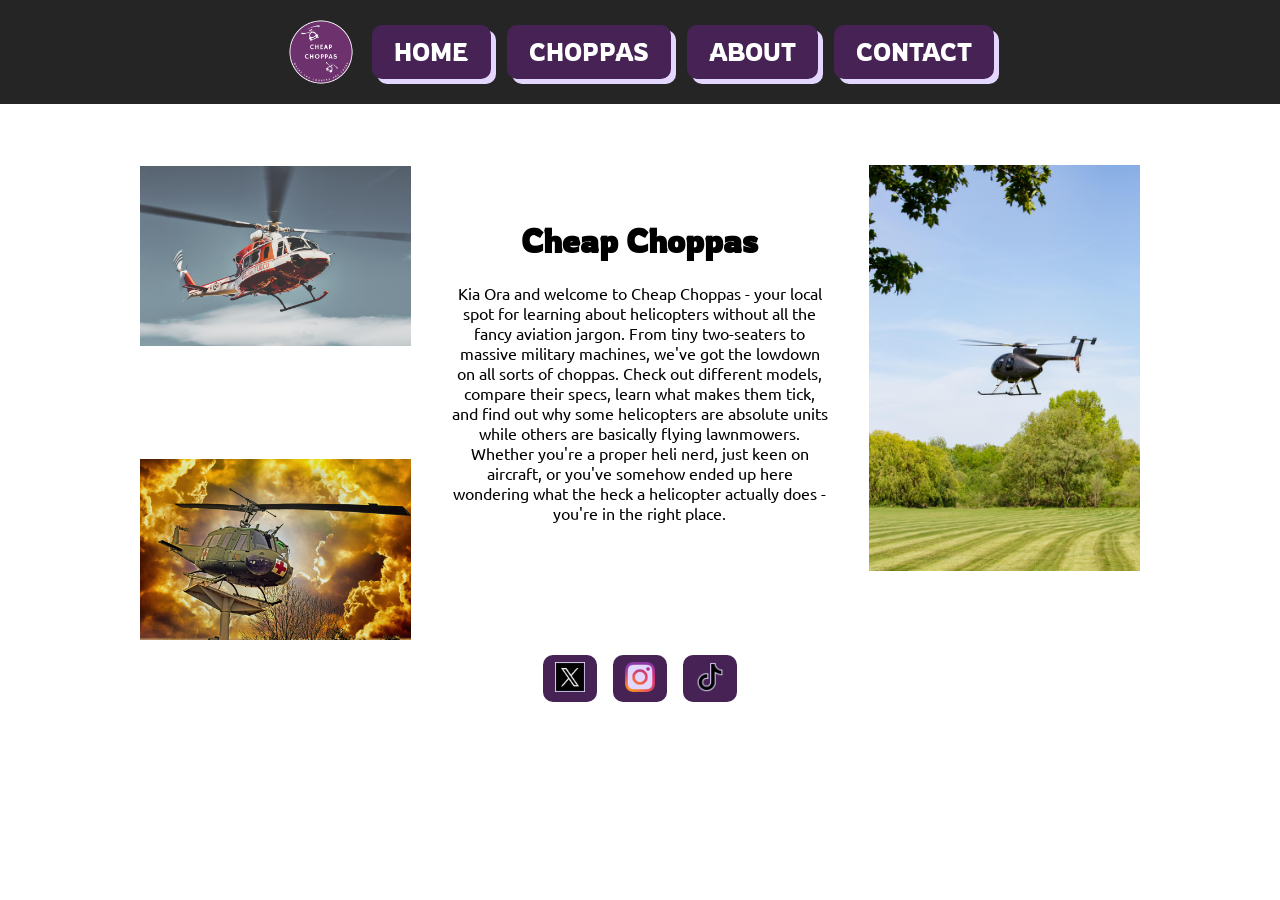
<file: index.html>
<!DOCTYPE html>
<html lang="en">

<head>
    <meta charset="UTF-8">
    <meta name="viewport" content="width=device-width, initial-scale=1.0">
    <title>Cheap Choppas</title>
    <link rel="stylesheet" href="css/index.css">
    <link rel="icon" href="assets/images/icons/favicon.png">
</head>

<body>
    <header>
        <div class="navbar">
            <nav>
                <a class="logo" href="index.html"><img src="assets/logo.svg" alt="Logo" width="70px"></a>
                <button class="navbutton" onclick="window.location.href='index.html'">HOME</button>
                <button class="navbutton" onclick="window.location.href='choppas.html'">CHOPPAS</button>
                <button class="navbutton" onclick="window.location.href='about.html'">ABOUT</button>
                <button class="navbutton" onclick="window.location.href='contact.html'">CONTACT</button>
            </nav>
        </div>
    </header>
    <div class="content">
        <div class="top-left">
            <img src="assets/images/helicopter1.jpg">
        </div>
        <div class="bottom-left">
            <img src="assets/images/helicopter2.jpg">
        </div>
        <div class="middle">
            <h1>Cheap Choppas</h1>
            <p>Kia Ora and welcome to Cheap Choppas - your local spot for learning about helicopters without all the
                fancy aviation jargon. From tiny two-seaters to massive military machines, we've got the lowdown on all
                sorts of choppas. Check out different models, compare their specs, learn what makes them tick, and find
                out why some helicopters are absolute units while others are basically flying lawnmowers. Whether you're
                a proper heli nerd, just keen on aircraft, or you've somehow ended up here wondering what the heck a
                helicopter actually does - you're in the right place.</p>
        </div>
        <div class="right">
            <img src="assets/images/helicopter3.jpg">
        </div>
    </div>
    <footer>
        <nav>
            <button class="footerbutton" href="https://x.com"><img src="assets/images/icons/x.com.webp"
                    alt="X like Elon Musk" height="30px"></button>
            <button class="footerbutton" href="https://instagram.com"><img src="assets/images/icons/instagram.com.png"
                    alt="The 'gram" height="30px"></button>
            <button class="footerbutton" href="https://tiktok.com"><img src="assets/images/icons/tiktok.com.png"
                    alt="Ticktack" height="30px"></button>
        </nav>
    </footer>
</body>

</html>
</file>
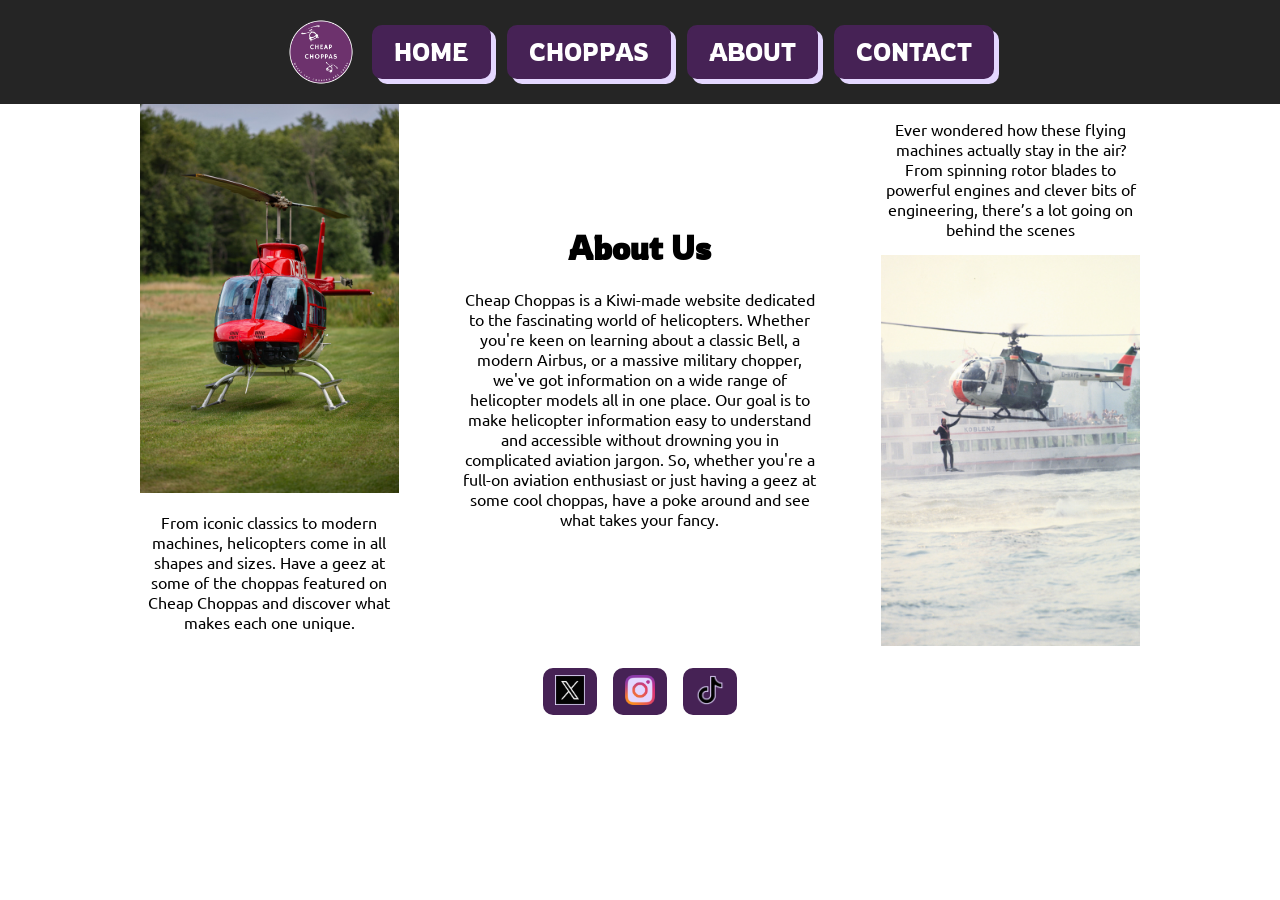
<file: about.html>
<!DOCTYPE html>
<html lang="en">

<head>
    <meta charset="UTF-8">
    <meta name="viewport" content="width=device-width, initial-scale=1.0">
    <title>Cheap Choppas</title>
    <link rel="stylesheet" href="css/about.css">
    <link rel="icon" href="assets/images/icons/favicon.png">
</head>

<body>
    <header>
        <div class="navbar">
            <nav>
                <a class="logo" href="index.html"><img src="assets/logo.svg" alt="Logo" width="70px"></a>
                <button class="navbutton" onclick="window.location.href='index.html'">HOME</button>
                <button class="navbutton" onclick="window.location.href='choppas.html'">CHOPPAS</button>
                <button class="navbutton" onclick="window.location.href='about.html'">ABOUT</button>
                <button class="navbutton" onclick="window.location.href='contact.html'">CONTACT</button>
            </nav>
        </div>
    </header>
    <div class="content">
        <div class="left">
            <img src="assets/images/helicopter5.jpg">
            <p>From iconic classics to modern machines, helicopters come in all shapes and sizes. Have a geez at some of
                the choppas featured on Cheap Choppas and discover what makes each one unique.</p>
        </div>
        <div class="middle">
            <h1>About Us</h1>
            <p>Cheap Choppas is a Kiwi-made website dedicated to the fascinating world of helicopters. Whether you're
                keen on learning about a classic Bell, a modern Airbus, or a massive military chopper, we've got
                information on a wide range of helicopter models all in one place. Our goal is to make helicopter
                information easy to understand and accessible without drowning you in complicated aviation jargon. So,
                whether you're a full-on aviation enthusiast or just having a geez at some cool choppas, have a poke
                around and see what takes your fancy.
            </p>
        </div>
        <div class="right">
            <p>Ever wondered how these flying machines actually stay in the air? From spinning rotor blades to powerful
                engines and clever bits of engineering, there’s a lot going on behind the scenes</p>
            <img src="assets/images/helicopter4.jpg">
        </div>
    </div>
    <footer>
        <nav>
            <button class="footerbutton" href="https://x.com"><img src="assets/images/icons/x.com.webp"
                    alt="X like Elon Musk" height="30px"></button>
            <button class="footerbutton" href="https://instagram.com"><img src="assets/images/icons/instagram.com.png"
                    alt="The 'gram" height="30px"></button>
            <button class="footerbutton" href="https://tiktok.com"><img src="assets/images/icons/tiktok.com.png"
                    alt="Ticktack" height="30px"></button>
        </nav>
    </footer>
</body>

</html>
</file>
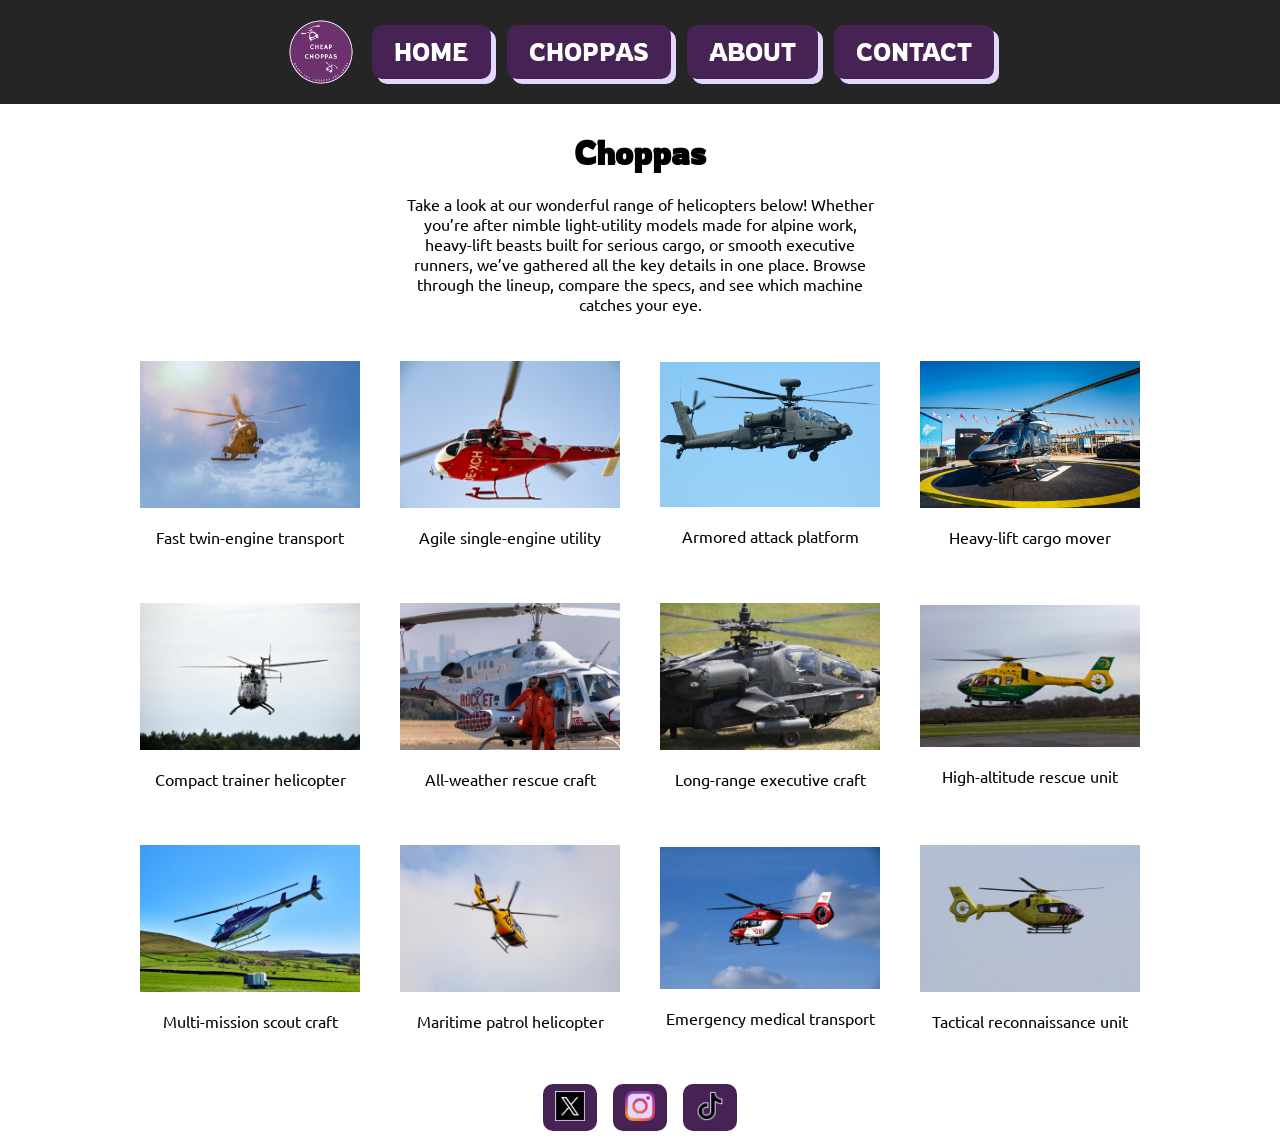
<file: choppas.html>
<!DOCTYPE html>
<html lang="en">

<head>
    <meta charset="UTF-8">
    <meta name="viewport" content="width=device-width, initial-scale=1.0">
    <title>Cheap Choppas</title>
    <link rel="stylesheet" href="css/choppas.css">
    <link rel="icon" href="assets/images/icons/favicon.png">
</head>

<body>
    <header>
        <div class="navbar">
            <nav>
                <a class="logo" href="index.html"><img src="assets/logo.svg" alt="Logo" width="70px"></a>
                <button class="navbutton" onclick="window.location.href='index.html'">HOME</button>
                <button class="navbutton" onclick="window.location.href='choppas.html'">CHOPPAS</button>
                <button class="navbutton" onclick="window.location.href='about.html'">ABOUT</button>
                <button class="navbutton" onclick="window.location.href='contact.html'">CONTACT</button>
            </nav>
        </div>
    </header>
    <div class="content">
        <div class="top">
            <h1>Choppas</h1>
            <p>Take a look at our wonderful range of helicopters below! Whether you’re after nimble light-utility models
                made for alpine work, heavy-lift beasts built for serious cargo, or smooth executive runners, we’ve
                gathered all the key details in one place. Browse through the lineup, compare the specs, and see which
                machine catches your eye.</p>
        </div>
        <div class="one">
            <img src="assets/images/helicopter6.jpg" alt="helicopter6">
            <p>Fast twin-engine transport</p>
        </div>
        <div class="two">
            <img src="assets/images/helicopter7.jpg" alt="helicopter7">
            <p>Agile single-engine utility</p>
        </div>
        <div class="three">
            <img src="assets/images/helicopter8.jpg" alt="helicopter8">
            <p>Armored attack platform</p>
        </div>
        <div class="four">
            <img src="assets/images/helicopter9.jpg" alt="helicopter9">
            <p>Heavy-lift cargo mover</p>
        </div>
        <div class="five">
            <img src="assets/images/helicopter10.jpg" alt="helicopter10">
            <p>Compact trainer helicopter</p>
        </div>
        <div class="six">
            <img src="assets/images/helicopter11.jpg" alt="helicopter11">
            <p>All-weather rescue craft</p>
        </div>
        <div class="seven">
            <img src="assets/images/helicopter12.jpg" alt="helicopter12">
            <p>Long-range executive craft</p>
        </div>
        <div class="eight">
            <img src="assets/images/helicopter13.jpg" alt="helicopter13">
            <p>High-altitude rescue unit</p>
        </div>
        <div class="nine">
            <img src="assets/images/helicopter14.jpg" alt="helicopter14">
            <p>Multi-mission scout craft</p>
        </div>
        <div class="ten">
            <img src="assets/images/helicopter15.jpg" alt="helicopter15">
            <p>Maritime patrol helicopter</p>
        </div>
        <div class="eleven">
            <img src="assets/images/helicopter16.jpg" alt="helicopter16">
            <p>Emergency medical transport</p>
        </div>
        <div class="twelve">
            <img src="assets/images/helicopter17.jpg" alt="helicopter17">
            <p>Tactical reconnaissance unit</p>
        </div>
    </div>
</body>
<footer>
    <nav>
        <button class="footerbutton" href="https://x.com"><img src="assets/images/icons/x.com.webp"
                alt="X like Elon Musk" height="30px"></button>
        <button class="footerbutton" href="https://instagram.com"><img src="assets/images/icons/instagram.com.png"
                alt="The 'gram" height="30px"></button>
        <button class="footerbutton" href="https://tiktok.com"><img src="assets/images/icons/tiktok.com.png"
                alt="Ticktack" height="30px"></button>
    </nav>
</footer>

</html>
</file>
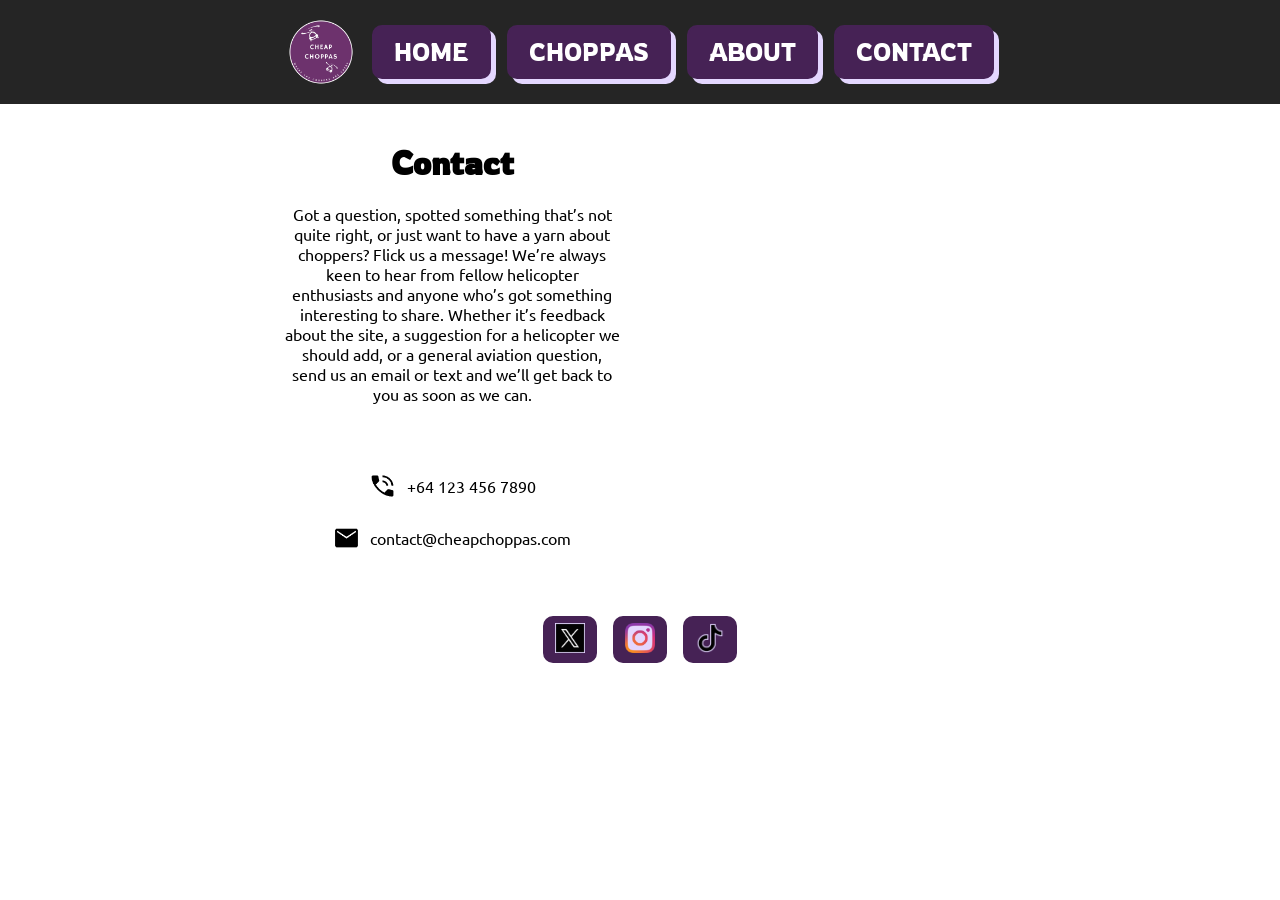
<file: contact.html>
<!DOCTYPE html>
<html lang="en">

<head>
    <meta charset="UTF-8">
    <meta name="viewport" content="width=device-width, initial-scale=1.0">
    <title>Cheap Choppas</title>
    <link rel="stylesheet" href="css/contact.css">
    <link rel="icon" href="assets/images/icons/favicon.png">
</head>

<body>
    <header>
        <div class="navbar">
            <nav>
                <a class="logo" href="index.html"><img src="assets/logo.svg" alt="Logo" width="70px"></a>
                <button class="navbutton" onclick="window.location.href='index.html'">HOME</button>
                <button class="navbutton" onclick="window.location.href='choppas.html'">CHOPPAS</button>
                <button class="navbutton" onclick="window.location.href='about.html'">ABOUT</button>
                <button class="navbutton" onclick="window.location.href='contact.html'">CONTACT</button>
            </nav>
        </div>
    </header>
    <div class="content">
        <div class="t-right">
            <h1>Contact</h1>
            <p>Got a question, spotted something that’s not quite right, or just want to have a yarn about choppers?
                Flick
                us a message! We’re always keen to hear from fellow helicopter enthusiasts and anyone who’s got
                something
                interesting to share. Whether it’s feedback about the site, a suggestion for a helicopter we should add,
                or a general aviation
                question, send us an email or text and we’ll get back to you as soon as we can.</p>
        </div>
        <div class="details">
            <div class="phone">
                <img src="assets/images/icons/phone.png" alt="phone-icon">
                <p>+64 123 456 7890</p>
            </div>
            <div class="mail">
                <img src="assets/images/icons/mail.png" alt="mail-icon">
                <p>contact@cheapchoppas.com</p>
            </div>
        </div>
        <div class="map">
            <iframe
                src="https://www.google.com/maps/embed?pb=!1m18!1m12!1m3!1d25643.191384217465!2d174.61309086151715!3d-36.6549833450208!2m3!1f0!2f0!3f0!3m2!1i1024!2i768!4f13.1!3m3!1m2!1s0x6d0d232ecf01cb81%3A0x7be30aba19976bb7!2sNorth%20Shore%20Helicopters!5e0!3m2!1sen!2snz!4v1790292935084!5m2!1sen!2snz"
                width="400" height="400" style="border:0;" allowfullscreen="" loading="lazy"
                referrerpolicy="strict-origin-when-cross-origin"></iframe>
        </div>
    </div>
    <footer>
        <nav>
            <button class="footerbutton" href="https://x.com"><img src="assets/images/icons/x.com.webp"
                    alt="X like Elon Musk" height="30px"></button>
            <button class="footerbutton" href="https://instagram.com"><img src="assets/images/icons/instagram.com.png"
                    alt="The 'gram" height="30px"></button>
            <button class="footerbutton" href="https://tiktok.com"><img src="assets/images/icons/tiktok.com.png"
                    alt="Ticktack" height="30px"></button>
        </nav>
    </footer>
</body>

</html>
</file>
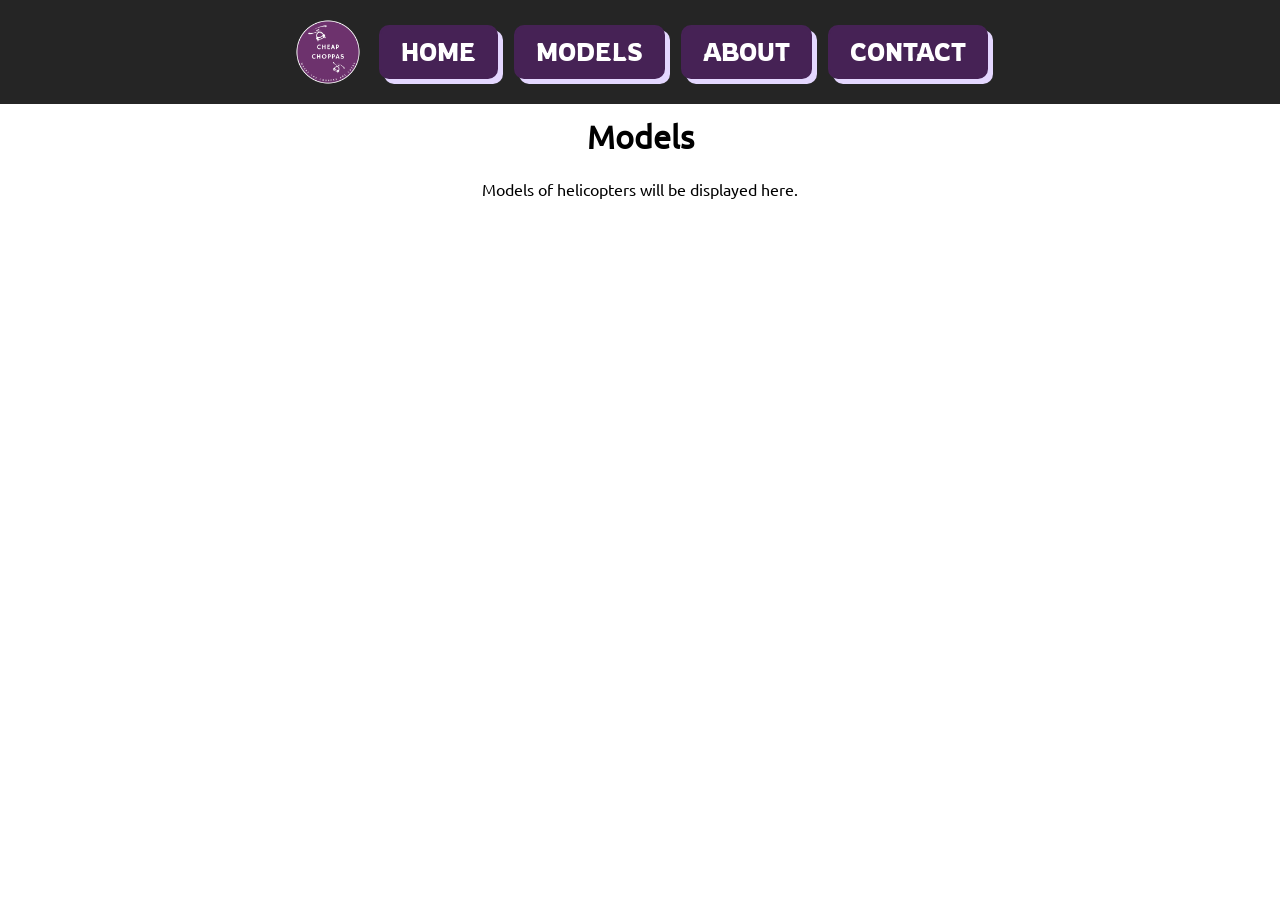
<file: models.html>
<!DOCTYPE html>
<html lang="en">
<head>
    <meta charset="UTF-8">
    <meta name="viewport" content="width=device-width, initial-scale=1.0">
    <title>Cheap Choppas</title>
    <link rel="stylesheet" href="css/models.css">
</head>
<body>
    <header>
        <div class="navbar">
            <nav>
                <a class="logo" href="index.html"><img src="assets/logo.svg" alt="Logo" width="70px"></a>   
                <button class="navbutton" onclick="window.location.href='index.html'">HOME</button>
                <button class="navbutton" onclick="window.location.href='models.html'">MODELS</button>
                <button class="navbutton" onclick="window.location.href='about.html'">ABOUT</button>
                <button class="navbutton" onclick="window.location.href='contact.html'">CONTACT</button>
            </nav>
        </div>
    </header>
    <div class="middle">
        <h1>Models</h1>
        <p>Models of helicopters will be displayed here.</p>
    </div>
</body>
</html>
</file>
<file: css/index.css>
@font-face {
    font-family: Rowdies;
    src: url("../assets/fonts/Rowdies-Regular.ttf") format('truetype');
    font-display: swap;
    font-weight: normal;
    font-style: normal;
}

@font-face {
    font-family: Ubuntu;
    src: url("../assets/fonts/Ubuntu-Regular.ttf") format('truetype');
    font-display: swap;
    font-weight: normal;
    font-style: normal;
}

header {
    background-color: #252525;
    border: 5px solid #252525;
    padding: 12px 20px;
    margin: -8px;
}

.logo {
    display: flex;
    align-items: center;
}

.navbar nav {
    align-items: center;
    display: flex;
    justify-content: center;
    flex-wrap: wrap;
    gap: 16px;
}

.navbutton {
    display: inline-block;
    padding: 10px 20px;
    font-size: 24px;
    font-family: rowdies;
    text-align: center;
    text-decoration: none;
    /* text colour */
    color: #fff;
    /* foreground colour */
    background-color: #462255;
    border: 2px solid #462255;
    border-radius: 10px;
    box-shadow: 5px 5px 0px #E4D7FF;
    transition: all 0.3s ease;
    cursor: pointer;
}

.navbutton:hover {
    /* background hover */
    background-color: #fff;
    /* text colour */
    color: #462255;
    /* border when hovering */
    border: 2px solid #462255;
    /* drop shadow of the box */
    box-shadow: 5px 5px 0px #462255;
}

.navbutton:active {
    box-shadow: none;
    transform: translateY(4px);
}

/* For refrence, vw/vh = viewpoint width/height & fr = fraction */
.content {
    width: 80vw;
    max-width: 1000px;

    display: grid;
    grid-template-columns: 1fr 1.4fr 1fr;
    grid-template-rows: 1fr 100px 1fr;
    gap: 40px;
    align-items: center;
    margin: 0 auto;

    font-family: ubuntu;
    text-align: center;
}

.content h1 {
    font-family: rowdies;
}

.content img {
    width: 100%;
}

.top-left {
    grid-column: 1;
    grid-row: 1 / 3;
}

.bottom-left {
    grid-column: 1;
    grid-row: 3;
}

.middle {
    grid-column: 2;
    grid-row: 2;
    padding: 0;
}

.right {
    grid-column: 3;
    grid-row: 2;
}

footer {
    padding: 12px 20px;
    margin-bottom: -8px;
}

footer nav {
    align-items: center;
    display: flex;
    justify-content: center;
    flex-wrap: wrap;
    gap: 16px;
}

.footerbutton {
    display: inline-block;
    padding: 5px 10px;
    background-color: #462255;
    border: 2px solid #462255;
    border-radius: 10px;
    transition: all 0.3s ease;
    cursor: pointer;
}

.footerbutton:hover {
    background-color: #E4D7FF;
    border: 2px solid #462255;
}

.footerbutton:active {
    transform: translateY(4px);
}
</file>
<file: css/about.css>
@font-face {
    font-family: Rowdies;
    src: url("../assets/fonts/Rowdies-Regular.ttf") format('truetype');
    font-display: swap;
    font-weight: normal;
    font-style: normal;
}

@font-face {
    font-family: Ubuntu;
    src: url("../assets/fonts/Ubuntu-Regular.ttf") format('truetype');
    font-display: swap;
    font-weight: normal;
    font-style: normal;
}

header {
    background-color: #252525;
    border: 5px solid #252525;
    padding: 12px 20px;
    margin: -8px;
}

.logo {
    display: flex;
    align-items: center;
}

.navbar nav {
    align-items: center;
    display: flex;
    justify-content: center;
    flex-wrap: wrap;
    gap: 16px;
}

.navbutton {
    display: inline-block;
    padding: 10px 20px;
    font-size: 24px;
    font-family: rowdies;
    text-align: center;
    text-decoration: none;
    /* text colour */
    color: #fff;
    /* foreground colour */
    background-color: #462255;
    border: 2px solid #462255;
    border-radius: 10px;
    box-shadow: 5px 5px 0px #E4D7FF;
    transition: all 0.3s ease;
    cursor: pointer;
}

.navbutton:hover {
    /* background hover */
    background-color: #fff;
    /* text colour */
    color: #462255;
    /* border when hovering */
    border: 2px solid #462255;
    /* drop shadow of the box */
    box-shadow: 5px 5px 0px #462255;
}

.navbutton:active {
    box-shadow: none;
    transform: translateY(4px);
}

.content {
    width: 80vw;
    max-width: 1000px;

    display: grid;
    grid-template-columns: 1fr 1.4fr 1fr;
    grid-template-rows: 200px 300px;
    gap: 60px;
    align-items: center;
    margin: 0 auto;

    font-family: ubuntu;
    text-align: center;
}

.content h1 {
    font-family: rowdies;
}

.content img {
    width: 100%;
}

.left {
    grid-column: 1;
    grid-row: 1 / 3;
}

.middle {
    grid-column: 2;
    grid-row: 1 / 3;
}

.right {
    grid-column: 3;
    grid-row: 1 / 3;
}

footer {
    padding: 12px 20px;
    margin-bottom: -8px;
}

footer nav {
    align-items: center;
    display: flex;
    justify-content: center;
    flex-wrap: wrap;
    gap: 16px;
}

.footerbutton {
    display: inline-block;
    padding: 5px 10px;
    background-color: #462255;
    border: 2px solid #462255;
    border-radius: 10px;
    transition: all 0.3s ease;
    cursor: pointer;
}

.footerbutton:hover {
    background-color: #E4D7FF;
    border: 2px solid #462255;
}

.footerbutton:active {
    transform: translateY(4px);
}
</file>
<file: css/choppas.css>
@font-face {
    font-family: Rowdies;
    src: url("../assets/fonts/Rowdies-Regular.ttf") format('truetype');
    font-display: swap;
    font-weight: normal;
    font-style: normal;
}

@font-face {
    font-family: Ubuntu;
    src: url("../assets/fonts/Ubuntu-Regular.ttf") format('truetype');
    font-display: swap;
    font-weight: normal;
    font-style: normal;
}

header {
    background-color: #252525;
    border: 5px solid #252525;
    padding: 12px 20px;
    margin: -8px;
}

.logo {
    display: flex;
    align-items: center;
}

.navbar nav {
    align-items: center;
    display: flex;
    justify-content: center;
    flex-wrap: wrap;
    gap: 16px;
}

.navbutton {
    display: inline-block;
    padding: 10px 20px;
    font-size: 24px;
    font-family: rowdies;
    text-align: center;
    text-decoration: none;
    /* text colour */
    color: #fff;
    /* foreground colour */
    background-color: #462255;
    border: 2px solid #462255;
    border-radius: 10px;
    box-shadow: 5px 5px 0px #E4D7FF;
    transition: all 0.3s ease;
    cursor: pointer;
}

.navbutton:hover {
    /* background hover */
    background-color: #fff;
    /* text colour */
    color: #462255;
    /* border when hovering */
    border: 2px solid #462255;
    /* drop shadow of the box */
    box-shadow: 5px 5px 0px #462255;
}

.navbutton:active {
    box-shadow: none;
    transform: translateY(4px);
}

/* For refrence, vw/vh = viewpoint width/height & fr = fraction */
.content {
    width: 80vw;
    max-width: 1000px;

    display: grid;
    align-items: top;
    padding: 25px 20px;
    grid-template-columns: 1fr 1fr 1fr 1fr;
    grid-template-rows: 200px 1fr 1fr 1fr;
    gap: 40px;
    align-items: center;
    margin: 0 auto;

    font-family: ubuntu;
    text-align: center;
}

.content h1 {
    font-family: rowdies;
}

.content img {
    width: 100%;
}

.top {
    grid-column: 2 / 4;
    grid-row: 1;
    padding: 0;
}

.one {
    grid-column: 1;
    grid-row: 2;
}

.two {
    grid-column: 2;
    grid-row: 2;
}

.three {
    grid-column: 3;
    grid-row: 2;
}

.four {
    grid-column: 4;
    grid-row: 2;
}

.five {
    grid-column: 1;
    grid-row: 3;
}

.six {
    grid-column: 2;
    grid-row: 3;
}

.seven {
    grid-column: 3;
    grid-row: 3;

}

.eight {
    grid-column: 4;
    grid-row: 3;

}

.nine {
    grid-column: 1;
    grid-row: 4;

}

.ten {
    grid-column: 2;
    grid-row: 4;

}

.eleven {
    grid-column: 3;
    grid-row: 4;

}

.twelve {
    grid-column: 4;
    grid-row: 4;

}

footer {
    padding: 12px 20px;
    margin-bottom: -8px;
}

footer nav {
    align-items: center;
    display: flex;
    justify-content: center;
    flex-wrap: wrap;
    gap: 16px;
}

.footerbutton {
    display: inline-block;
    padding: 5px 10px;
    background-color: #462255;
    border: 2px solid #462255;
    border-radius: 10px;
    transition: all 0.3s ease;
    cursor: pointer;
}

.footerbutton:hover {
    background-color: #E4D7FF;
    border: 2px solid #462255;
}

.footerbutton:active {
    transform: translateY(4px);
}
</file>
<file: css/contact.css>
@font-face {
    font-family: Rowdies;
    src: url("../assets/fonts/Rowdies-Regular.ttf") format('truetype');
    font-display: swap;
    font-weight: normal;
    font-style: normal;
}

@font-face {
    font-family: Ubuntu;
    src: url("../assets/fonts/Ubuntu-Regular.ttf") format('truetype');
    font-display: swap;
    font-weight: normal;
    font-style: normal;
}

header {
    background-color: #252525;
    border: 5px solid #252525;
    padding: 12px 20px;
    margin: -8px;
}

.logo {
    display: flex;
    align-items: center;
}

.navbar nav {
    align-items: center;
    display: flex;
    justify-content: center;
    flex-wrap: wrap;
    gap: 16px;
}

.navbutton {
    display: inline-block;
    padding: 10px 20px;
    font-size: 24px;
    font-family: rowdies;
    text-align: center;
    text-decoration: none;
    /* text colour */
    color: #fff;
    /* foreground colour */
    background-color: #462255;
    border: 2px solid #462255;
    border-radius: 10px;
    box-shadow: 5px 5px 0px #E4D7FF;
    transition: all 0.3s ease;
    cursor: pointer;
}

.navbutton:hover {
    /* background hover */
    background-color: #fff;
    /* text colour */
    color: #462255;
    /* border when hovering */
    border: 2px solid #462255;
    /* drop shadow of the box */
    box-shadow: 5px 5px 0px #462255;
}

.navbutton:active {
    box-shadow: none;
    transform: translateY(4px);
}

/* For refrence, vw/vh = viewpoint width/height & fr = fraction */
.content {
    padding-top: 2%;
    width: 80vw;
    max-width: 1000px;

    display: grid;
    grid-template-columns: 1fr 1fr;
    grid-template-rows: 1fr auto auto;
    gap: 40px;
    align-items: center;
    margin: 0 auto;

    font-family: ubuntu;
    text-align: center;
}

.content h1 {
    font-family: rowdies;
}

.content img {
    width: 100%;
}

.t-right {
    grid-row: 1;
    grid-column: 1;
    width: 70%;
    justify-self: end;
}

.details {
    grid-row: 2;
    grid-column: 1;
    display: flex;
    align-items: center;
    justify-content: center;
    flex-direction: column;
    width: 70%;
    justify-self: end;
}

.mail,
.phone {
    display: flex;
    align-items: center;
    justify-content: center;
    gap: 10px;
}

.mail img {
    width: 9%;
}

.phone img {
    width: 12%;
}

.map {
    grid-row: 1;
    grid-column: 2;
    position: relative;
    width: 100%;
    height: 100%;
}

.map iframe {
    position: absolute;
    top: 0;
    left: 0;
}

footer {
    padding: 12px 20px;
    margin-bottom: -8px;
}

footer nav {
    align-items: center;
    display: flex;
    justify-content: center;
    flex-wrap: wrap;
    gap: 16px;
}

.footerbutton {
    display: inline-block;
    padding: 5px 10px;
    background-color: #462255;
    border: 2px solid #462255;
    border-radius: 10px;
    transition: all 0.3s ease;
    cursor: pointer;
}

.footerbutton:hover {
    background-color: #E4D7FF;
    border: 2px solid #462255;
}

.footerbutton:active {
    transform: translateY(4px);
}
</file>
<file: css/models.css>
@font-face{
    font-family: Rowdies;
    src: url("../assets/fonts/Rowdies-Regular.ttf") format('truetype');
    font-display: swap;
    font-weight: normal;
    font-style: normal;
}

@font-face{
    font-family: Ubuntu;
    src: url("../assets/fonts/Ubuntu-Regular.ttf") format('truetype');
    font-display: swap;
    font-weight: normal;
    font-style: normal;
}

header {
    background-color: #252525;
    border: 5px solid #252525;
    padding: 12px 20px;
    margin: -8px;
}

.logo {
    display: flex;
    align-items: center;
}

.navbar nav {
    align-items: center;
    display: flex;
    justify-content: center;
    flex-wrap: wrap;
    gap: 16px;
}

.navbutton {
    display: inline-block;
    padding: 10px 20px;
    font-size: 24px;
    font-family: rowdies;
    text-align: center;
    text-decoration: none;
    /* text colour */
    color: #fff;
    /* foreground colour */
    background-color: #462255;
    border: 2px solid #462255;
    border-radius: 10px;
    box-shadow: 5px 5px 0px #E4D7FF;
    transition: all 0.3s ease;
    cursor: pointer;
}

.navbutton:hover {
    /* background hover */
    background-color: #fff;
    /* text colour */
    color: #462255;
    /* border when hovering */
    border: 2px solid #462255;
    /* drop shadow of the box */
    box-shadow: 5px 5px 0px #462255;
}

.navbutton:active {
    box-shadow: none;
    transform: translateY(4px);
}

h1, p {
    font-family: ubuntu;
    text-align: center;
}
</file>
